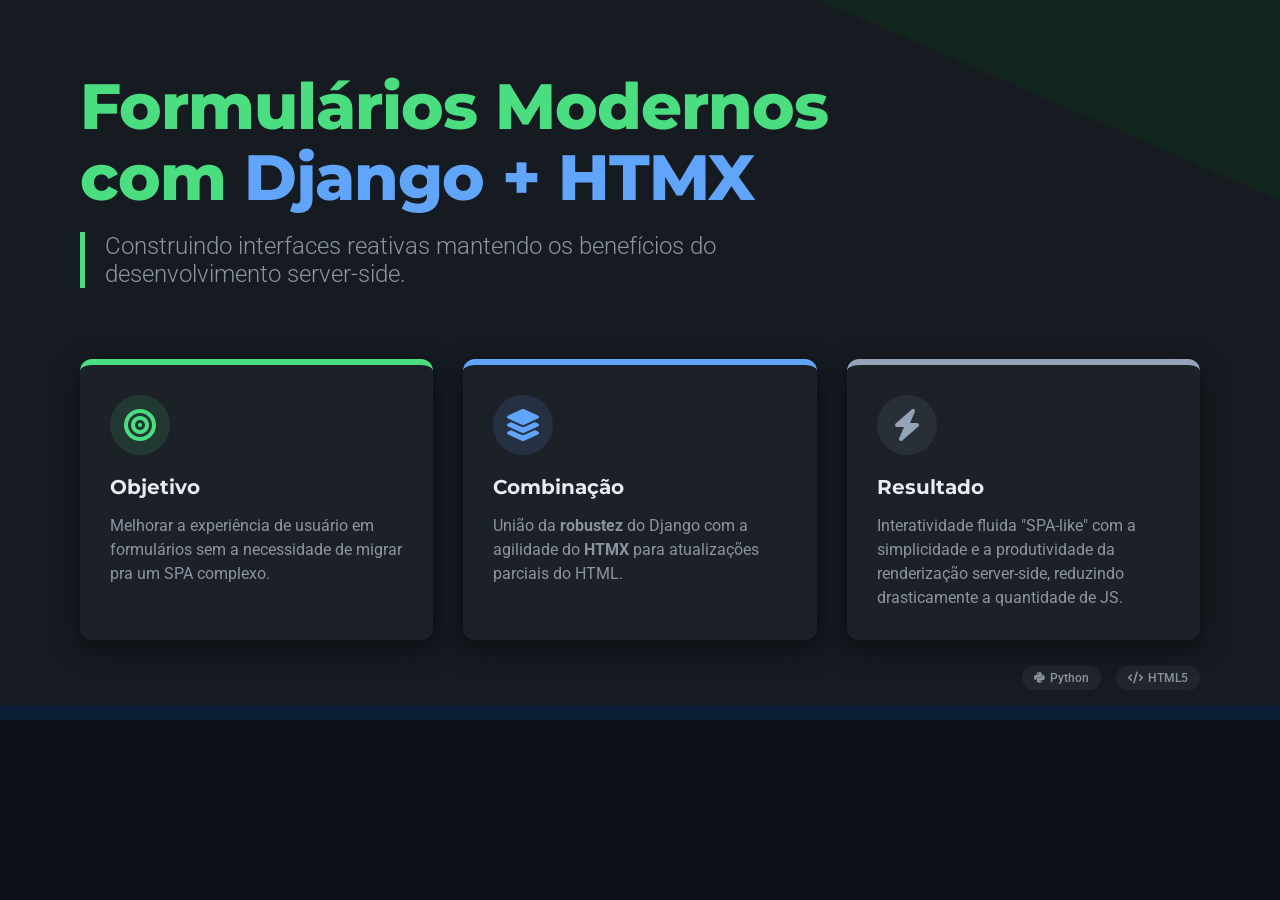
<file: slides/s01.html>
﻿<!DOCTYPE html>

<html lang="pt-BR">

<head>
    <meta charset="utf-8" />
    <meta content="width=device-width, initial-scale=1.0" name="viewport" />
    <title>Formulários Modernos com Django + HTMX</title>
    <link
        href="https://fonts.googleapis.com/css2?family=Roboto:wght@300;400;500;700;900&amp;family=Montserrat:wght@400;600;800&amp;display=swap"
        rel="stylesheet" />
    <link href="https://cdnjs.cloudflare.com/ajax/libs/font-awesome/6.4.0/css/all.min.css" rel="stylesheet" />
    <style>
        * {
            margin: 0;
            padding: 0;
            box-sizing: border-box;
        }

        body {
            width: 1280px;
            height: 720px;
            overflow: hidden;
            font-family: 'Roboto', sans-serif;
            background-color: #f8f9fa;
        }

        .slide-container {
            width: 100%;
            height: 100%;
            display: flex;
            flex-direction: column;
            position: relative;
            background-color: #ffffff;
            color: #333;
        }

        /* Decorative Background Elements */
        .bg-accent-top {
            position: absolute;
            top: 0;
            right: 0;
            width: 45%;
            height: 200px;
            background-color: #092e20;
            /* Django Green Dark */
            clip-path: polygon(0 0, 100% 0, 100% 100%, 20% 0);
            z-index: 0;
        }

        .bg-accent-bottom {
            position: absolute;
            bottom: 0;
            left: 0;
            width: 100%;
            height: 15px;
            background-color: #336791;
            /* HTMX/Python Blue */
            z-index: 0;
        }

        /* Header / Title Section */
        .header-content {
            flex: 1;
            display: flex;
            flex-direction: column;
            justify-content: center;
            padding: 60px 80px 20px 80px;
            z-index: 1;
        }

        .main-title {
            font-family: 'Montserrat', sans-serif;
            font-size: 64px;
            font-weight: 800;
            line-height: 1.1;
            color: #092e20;
            /* Django Green */
            margin-bottom: 20px;
            letter-spacing: -1px;
        }

        .main-title .highlight {
            color: #336791;
            /* HTMX Blue */
        }

        .subtitle {
            font-size: 24px;
            color: #555;
            font-weight: 300;
            max-width: 800px;
            margin-bottom: 40px;
            border-left: 5px solid #092e20;
            padding-left: 20px;
        }

        /* Cards Section */
        .cards-wrapper {
            display: flex;
            justify-content: space-between;
            gap: 30px;
            padding: 0 80px 80px 80px;
            z-index: 1;
        }

        .card {
            flex: 1;
            background-color: white;
            border-radius: 12px;
            padding: 30px;
            box-shadow: 0 10px 25px rgba(0, 0, 0, 0.08);
            border-top: 6px solid #ccc;
            display: flex;
            flex-direction: column;
            align-items: flex-start;
        }

        .card-green {
            border-top-color: #092e20;
            /* Django */
        }

        .card-blue {
            border-top-color: #336791;
            /* HTMX */
        }

        .card-dark {
            border-top-color: #2c3e50;
        }

        .card-icon {
            font-size: 32px;
            margin-bottom: 20px;
            width: 60px;
            height: 60px;
            border-radius: 50%;
            display: flex;
            align-items: center;
            justify-content: center;
        }

        .icon-bg-green {
            background-color: rgba(9, 46, 32, 0.1);
            color: #092e20;
        }

        .icon-bg-blue {
            background-color: rgba(51, 103, 145, 0.1);
            color: #336791;
        }

        .icon-bg-dark {
            background-color: rgba(44, 62, 80, 0.1);
            color: #2c3e50;
        }

        .card-title {
            font-family: 'Montserrat', sans-serif;
            font-size: 20px;
            font-weight: 700;
            margin-bottom: 15px;
            color: #333;
        }

        .card-text {
            font-size: 16px;
            line-height: 1.5;
            color: #666;
        }

        /* Footer logos or info */
        .footer-info {
            position: absolute;
            bottom: 30px;
            right: 80px;
            font-size: 14px;
            color: #888;
            display: flex;
            align-items: center;
            gap: 15px;
        }

        .tech-badge {
            background: #eee;
            padding: 5px 12px;
            border-radius: 20px;
            font-weight: 500;
            font-size: 12px;
            color: #555;
            display: flex;
            align-items: center;
            gap: 5px;
        }

        /* Logos placeholder area */
        .logo-area {
            position: absolute;
            top: 40px;
            left: 80px;
            display: flex;
            gap: 20px;
            align-items: center;
        }

        .logo-text {
            font-weight: 900;
            font-size: 24px;
            color: #092e20;
            font-family: 'Montserrat', sans-serif;
        }
    </style>
    <link rel="stylesheet" href="dark-theme.css" />
</head>

<body>
    <div class="slide-container">
        <!-- Background Elements -->
        <div class="bg-accent-top"></div>
        <div class="bg-accent-bottom"></div>
        <!-- Main Header -->
        <div class="header-content">
            <h1 class="main-title">
                Formulários Modernos<br />
                com <span class="highlight">Django + HTMX</span>
            </h1>
            <div class="subtitle">
                <p>Construindo interfaces reativas mantendo os benefícios do desenvolvimento server-side.
                </p>
            </div>
        </div>
        <!-- Cards Content -->
        <div class="cards-wrapper">
            <!-- Card 1 -->
            <div class="card card-green">
                <div class="card-icon icon-bg-green">
                    <i class="fas fa-bullseye"></i>
                </div>
                <h3 class="card-title">Objetivo</h3>
                <div class="card-text">
                    <p>Melhorar a experiência de usuário em formulários sem a necessidade de migrar pra um SPA complexo.
                    </p>
                </div>
            </div>
            <!-- Card 2 -->
            <div class="card card-blue">
                <div class="card-icon icon-bg-blue">
                    <i class="fas fa-layer-group"></i>
                </div>
                <h3 class="card-title">Combinação</h3>
                <div class="card-text">
                    <p>União da <strong>robustez</strong> do Django com a agilidade do <strong>HTMX</strong> para
                        atualizações parciais do HTML.</p>
                </div>
            </div>
            <!-- Card 3 -->
            <div class="card card-dark">
                <div class="card-icon icon-bg-dark">
                    <i class="fas fa-bolt"></i>
                </div>
                <h3 class="card-title">Resultado</h3>
                <div class="card-text">
                    <p>Interatividade fluida "SPA-like" com a simplicidade e a produtividade da renderização server-side, reduzindo drasticamente a quantidade de JS.</p>
                </div>
            </div>
        </div>
        <!-- Footer -->
        <div class="footer-info">
            <span class="tech-badge"><i class="fab fa-python"></i> Python</span>
            <span class="tech-badge"><i class="fas fa-code"></i> HTML5</span>
        </div>
    </div>
</body>

</html>
</file>
<file: slides/dark-theme.css>
/* ═══════════════════════════════════════════════════════════
   DARK MODE — Shared Theme for all slides
   ═══════════════════════════════════════════════════════════ */

/* ── Base ─────────────────────────────────────────────────── */
body {
    background: #0d1117 !important;
    color: #c9d1d9 !important;
}

/* ── Surfaces ─────────────────────────────────────────────── */
.bg-white {
    background: #161b22 !important;
}

.bg-gray-50 {
    background: #0d1117 !important;
}

.bg-gray-100 {
    background: #1c2128 !important;
}

.bg-gray-200 {
    background: #2d333b !important;
}

.bg-gray-300 {
    background: #2d333b !important;
}

.bg-gray-800 {
    background: #1c2128 !important;
}

.bg-gray-900 {
    background: #0d1117 !important;
}

/* ── Text ─────────────────────────────────────────────────── */
.text-gray-800 {
    color: #e6edf3 !important;
}

.text-gray-700 {
    color: #c9d1d9 !important;
}

.text-gray-600 {
    color: #8b949e !important;
}

.text-gray-500 {
    color: #6e7681 !important;
}

.text-gray-400 {
    color: #484f58 !important;
}

/* ── Borders ──────────────────────────────────────────────── */
.border-gray-100 {
    border-color: #21262d !important;
}

.border-gray-200 {
    border-color: #30363d !important;
}

.border-gray-300 {
    border-color: #3d444d !important;
}

.border-gray-400 {
    border-color: #484f58 !important;
}

.border-gray-700 {
    border-color: #21262d !important;
}

/* ── Django Brand (Bright Emerald) ────────────────────────── */
.text-django {
    color: #4ade80 !important;
}

.bg-django {
    background: #12261e !important;
}

.border-django {
    border-color: #4ade80 !important;
}

/* Top accent strips use bg-django — keep them bright */
[class~="h-2"][class~="bg-django"] {
    background: #4ade80 !important;
}

/* Gradient strips with hardcoded inline style */
[style*="092e20"] {
    background: linear-gradient(90deg, #4ade80, #60a5fa) !important;
}

/* ── HTMX Brand (Sky Blue) ────────────────────────────────── */
.text-htmx {
    color: #60a5fa !important;
}

.bg-htmx {
    background: #0c1e36 !important;
}

.border-htmx {
    border-color: #60a5fa !important;
}

/* ── Green ────────────────────────────────────────────────── */
.bg-green-50 {
    background: #0b2116 !important;
}

.bg-green-100 {
    background: #122b1e !important;
}

.bg-green-200 {
    background: #1a4226 !important;
}

.bg-green-900 {
    background: #0a1d12 !important;
}

.text-green-800,
.text-green-700,
.text-green-600 {
    color: #4ade80 !important;
}

.text-green-300 {
    color: #86efac !important;
}

.border-green-100,
.border-green-200,
.border-green-300,
.border-green-700 {
    border-color: #1a4226 !important;
}

/* ── Blue ─────────────────────────────────────────────────── */
.bg-blue-50 {
    background: #0c1e36 !important;
}

.bg-blue-100 {
    background: #0e2445 !important;
}

.text-blue-800,
.text-blue-700 {
    color: #93c5fd !important;
}

.border-blue-100,
.border-blue-200 {
    border-color: #1e3a5f !important;
}

/* ── Red ──────────────────────────────────────────────────── */
.bg-red-50,
.bg-red-100,
.bg-red-900 {
    background: #2d0f0f !important;
}

.text-red-800 {
    color: #fca5a5 !important;
}

.text-red-700,
.text-red-600,
.text-red-400 {
    color: #f87171 !important;
}

.border-red-100,
.border-red-200 {
    border-color: #5c2323 !important;
}

.border-red-400 {
    border-color: #ef4444 !important;
}

/* ── Orange ───────────────────────────────────────────────── */
.bg-orange-100 {
    background: #2a1508 !important;
}

.text-orange-500 {
    color: #fb923c !important;
}

/* ── Yellow ───────────────────────────────────────────────── */
.bg-yellow-50 {
    background: #1a1500 !important;
}

.bg-yellow-100 {
    background: #261e04 !important;
}

.bg-yellow-200 {
    background: #332800 !important;
}

.text-yellow-800,
.text-yellow-600 {
    color: #fcd34d !important;
}

.border-yellow-100,
.border-yellow-300 {
    border-color: #3d3000 !important;
}

.border-yellow-400 {
    border-color: #a16207 !important;
}

/* ── Purple / Indigo ──────────────────────────────────────── */
.bg-purple-50 {
    background: #1a0f2e !important;
}

.text-purple-600 {
    color: #c4b5fd !important;
}

.border-purple-600 {
    border-color: #8b5cf6 !important;
}

.text-indigo-500 {
    color: #a5b4fc !important;
}

/* ── Component Overrides ──────────────────────────────────── */
.badge-problem {
    background: #2d0f0f !important;
    color: #fca5a5 !important;
}

.badge-solution {
    background: #0c1e36 !important;
    color: #93c5fd !important;
}

.badge-result {
    background: #0b2116 !important;
    color: #86efac !important;
}

.connector-arrow {
    color: #3d444d !important;
}

.card-shadow {
    box-shadow: 0 4px 24px rgba(0, 0, 0, .55), 0 1px 4px rgba(0, 0, 0, .35) !important;
}

.code-block {
    background: #010409 !important;
}

/* Backdrop overlays */
.bg-white\/80 {
    background: rgba(22, 27, 34, .9) !important;
}

.bg-white\/60 {
    background: rgba(22, 27, 34, .6) !important;
}

/* ── s01 custom CSS overrides ─────────────────────────────── */
.slide-container {
    background: #161b22 !important;
    color: #e6edf3 !important;
}

.bg-accent-top {
    background-color: #12261e !important;
}

.bg-accent-bottom {
    background-color: #0c1e36 !important;
}

.main-title {
    color: #4ade80 !important;
}

.main-title .highlight {
    color: #60a5fa !important;
}

.subtitle {
    color: #8b949e !important;
    border-left-color: #4ade80 !important;
}

.card {
    background: #1c2128 !important;
    box-shadow: 0 8px 24px rgba(0, 0, 0, .5) !important;
}

.card-green {
    border-top-color: #4ade80 !important;
}

.card-blue {
    border-top-color: #60a5fa !important;
}

.card-dark {
    border-top-color: #94a3b8 !important;
}

.card-title {
    color: #e6edf3 !important;
}

.card-text {
    color: #8b949e !important;
}

.icon-bg-green {
    background: rgba(74, 222, 128, .12) !important;
    color: #4ade80 !important;
}

.icon-bg-blue {
    background: rgba(96, 165, 250, .12) !important;
    color: #60a5fa !important;
}

.icon-bg-dark {
    background: rgba(148, 163, 184, .1) !important;
    color: #94a3b8 !important;
}

.tech-badge {
    background: #21262d !important;
    color: #8b949e !important;
}

.logo-text {
    color: #4ade80 !important;
}

.footer-info {
    color: #484f58 !important;
}

/* ── s10 specific ─────────────────────────────────────────── */
.bg-success-light {
    background: #0b2116 !important;
}

.border-success {
    border-color: #3fb950 !important;
}

.text-success {
    color: #3fb950 !important;
}

.icon-success {
    color: #3fb950 !important;
}

.bg-warning-light {
    background: #2a1508 !important;
}

.border-warning {
    border-color: #f97316 !important;
}

.text-warning {
    color: #f97316 !important;
}

.icon-warning {
    color: #f97316 !important;
}

.bg-info-dark {
    background: #0d1117 !important;
    border: 1px solid #21262d !important;
}

.text-info-light {
    color: #bae6fd !important;
}
</file>
